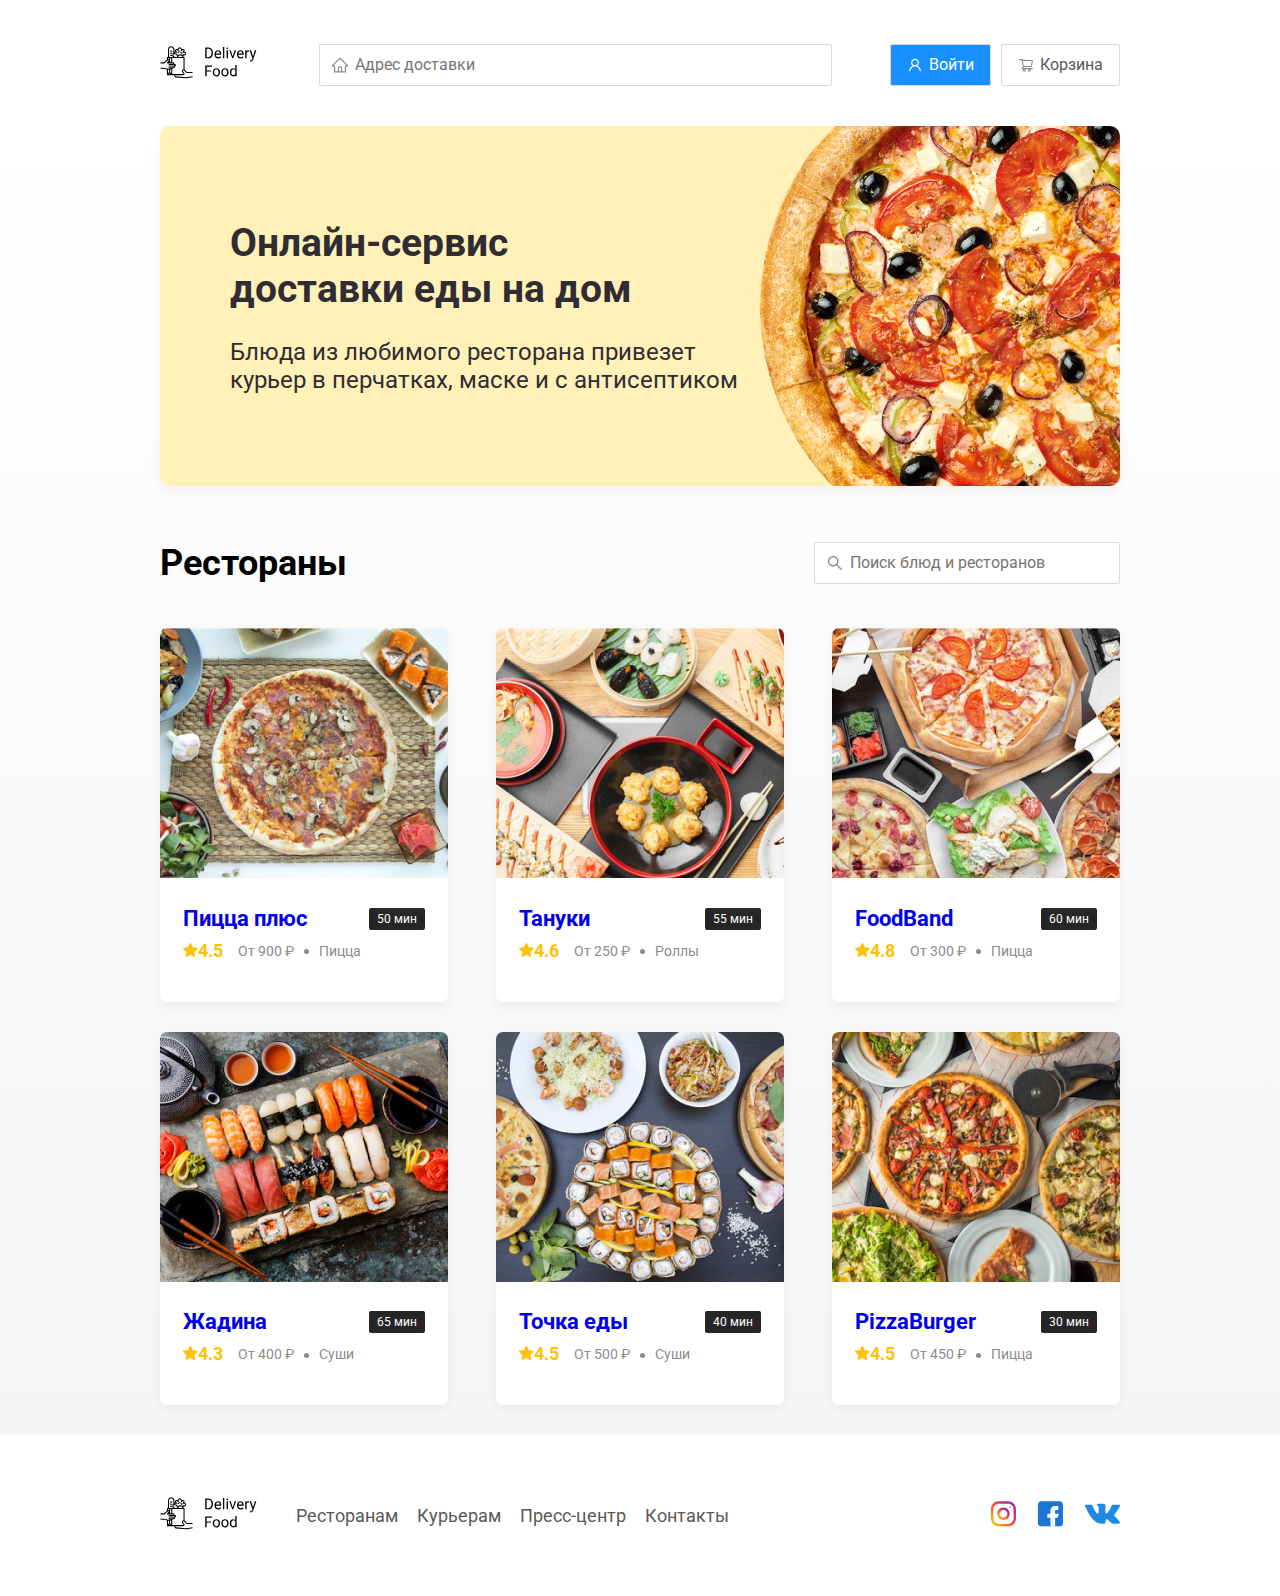
<file: index.html>
<!DOCTYPE html>
<html lang="ru">
<head>
    <meta charset="UTF-8">
    <meta name="viewport" content="width=device-width, initial-scale=1.0">
    <title>Delyvery Food - доставка еды на дом</title>
    <link href="https://fonts.googleapis.com/css2?family=Roboto:wght@400;700&display=swap" rel="stylesheet">
    <link rel="stylesheet" href="css/normalize.css">

    <link rel="stylesheet" href="css/style.css">
</head>
<body>
    <div class="container">
        <header class="header">
            <a href="index.html">
            <img src="img/logo.svg" alt="Logo" class="logo">
            </a>
            <input type="text" class="input input-adress" placeholder="Адрес доставки"> 
            <div class="buttons">
                <button class="button button-primary">
                    <img src="img/user.svg" alt="user" class="button-icon"> 
                   <span class="button-text">Войти</span> 
                </button>
                <button class="button">
                    <img src="img/shopping-cart.svg" alt="cart" class="button-icon"> 
                    <span class="button-text">Корзина</span>
                    </button>
            </div>
        </header>   
    </div>
   <!-- /.container -->

<main class="main">
    <div class="container">
        <section class="promo">
            <h1 class="promo-title">Онлайн-сервис <br>доставки еды на дом</h1>
            <p class="promo-text">Блюда из любимого ресторана привезет курьер в перчатках, маске и с антисептиком
            </p>
        </section>
        <section class="restaurants">
            <div class="section-heading">
              <h2 class="section-title">Рестораны</h2>
                <input type="text" class="input input-search" placeholder="Поиск блюд и ресторанов"/>
            </div>
            <div class="cards">
                <a href="restourant.html" class="card">
                    <img src="img/image.jpg" alt="image" class="card-image">
                    <div class="card-text">
                        <div class="card-heading">
                            <h3 class="card-title">Пицца плюс</h3>
                            <span class="card-tag tag">50 мин</span>
                        </div>
                        <!-- /.card-heading -->
                            <div class="card-info">
                                <div class="rating"><img src="img/Vector.svg" alt="rating" class="rating-star">4.5</div>
                                <div class="price">От 900 ₽</div>
                                <div class="category">Пицца</div>
                            </div>
                            <!-- /.card-info -->
                    </div>
                    <!-- /.card-text -->
                </a>
                <!-- /.card -->

                <a href="restourant.html" class="card">
                    <img src="img/image2.jpg" alt="image" class="card-image">
                    <div class="card-text">
                        <div class="card-heading">
                            <h3 class="card-title">Тануки</h3>
                            <span class="card-tag tag">55 мин</span>
                        </div>
                        <!-- /.card-heading -->
                            <div class="card-info">
                                <div class="rating"><img src="img/Vector.svg" alt="rating" class="rating-star">4.6</div>
                                <div class="price">От 250 ₽</div>
                                <div class="category">Роллы</div>
                            </div>
                            <!-- /.card-info -->
                    </div>
                    <!-- /.card-text -->
                </a>
                <!-- /.card -->


                <a href="restourant.html" class="card">
                    <img src="img/image3.jpg" alt="image" class="card-image">
                    <div class="card-text">
                        <div class="card-heading">
                            <h3 class="card-title">FoodBand</h3>
                            <span class="card-tag tag">60 мин</span>
                        </div>
                        <!-- /.card-heading -->
                            <div class="card-info">
                                <div class="rating"><img src="img/Vector.svg" alt="rating" class="rating-star">4.8</div>
                                <div class="price">От 300 ₽</div>
                                <div class="category">Пицца</div>
                            </div>
                            <!-- /.card-info -->
                    </div>
                    <!-- /.card-text -->
                </a>
                <!-- /.card -->


                <a href="restourant.html" class="card">
                    <img src="img/image4.jpg" alt="image" class="card-image">
                    <div class="card-text">
                        <div class="card-heading">
                            <h3 class="card-title">Жадина</h3>
                            <span class="card-tag tag">65 мин</span>
                        </div>
                        <!-- /.card-heading -->
                            <div class="card-info">
                                <div class="rating"><img src="img/Vector.svg" alt="rating" class="rating-star">4.3</div>
                                <div class="price">От 400 ₽</div>
                                <div class="category">Суши</div>
                            </div>
                            <!-- /.card-info -->
                    </div>
                    <!-- /.card-text -->
                </a>
                <!-- /.card -->


                <a href="restourant.html" class="card">
                    <img src="img/image5.jpg" alt="image" class="card-image">
                    <div class="card-text">
                        <div class="card-heading">
                            <h3 class="card-title">Точка еды</h3>
                            <span class="card-tag tag">40 мин</span>
                        </div>
                        <!-- /.card-heading -->
                            <div class="card-info">
                                <div class="rating"><img src="img/Vector.svg" alt="rating" class="rating-star">4.5</div>
                                <div class="price">От 500 ₽</div>
                                <div class="category">Суши</div>
                            </div>
                            <!-- /.card-info -->
                    </div>
                    <!-- /.card-text -->
                </a>
                <!-- /.card -->


                <a href="restourant.html" class="card">
                    <img src="img/image6.jpg" alt="image" class="card-image">
                    <div class="card-text">
                        <div class="card-heading">
                            <h3 class="card-title">PizzaBurger</h3>
                            <span class="card-tag tag">30 мин</span>
                        </div>
                        <!-- /.card-heading -->
                            <div class="card-info">
                                <div class="rating"><img src="img/Vector.svg" alt="rating" class="rating-star">4.5</div>
                                <div class="price">От 450 ₽</div>
                                <div class="category">Пицца</div>
                            </div>
                            <!-- /.card-info -->
                    </div>
                    <!-- /.card-text -->
                </a>
                <!-- /.card -->

            </div>
            <!-- /.cards -->
        </section>
    </div>
    <!-- /.container -->
</main>

<div class="fouter">
    <div class="container">
     <div class="fouter-block">
        <a href="index.html">
         <img src="img/logo.svg" alt="logo" class="logo fouter-logo">
         </a>
         <nav class="fouter-nav">
             <a href="#" class="fouter-link">Ресторанам</a>
             <a href="#" class="fouter-link">Курьерам</a>
             <a href="#" class="fouter-link">Пресс-центр</a>
             <a href="#" class="fouter-link">Контакты</a>
         </nav>
         <div class="social-links">
             <a href="#" class="social-link"><img src="img/Group 1.svg" alt="instagram"></a>
             <a href="#" class="social-link"><img src="img/Group 2.svg" alt="facebook"></a>
             <a href="#" class="social-link"><img src="img/vk.svg" alt="vk"></a>
         </div>
     </div>   
    </div>
</div>

</body>
</html>
</file>
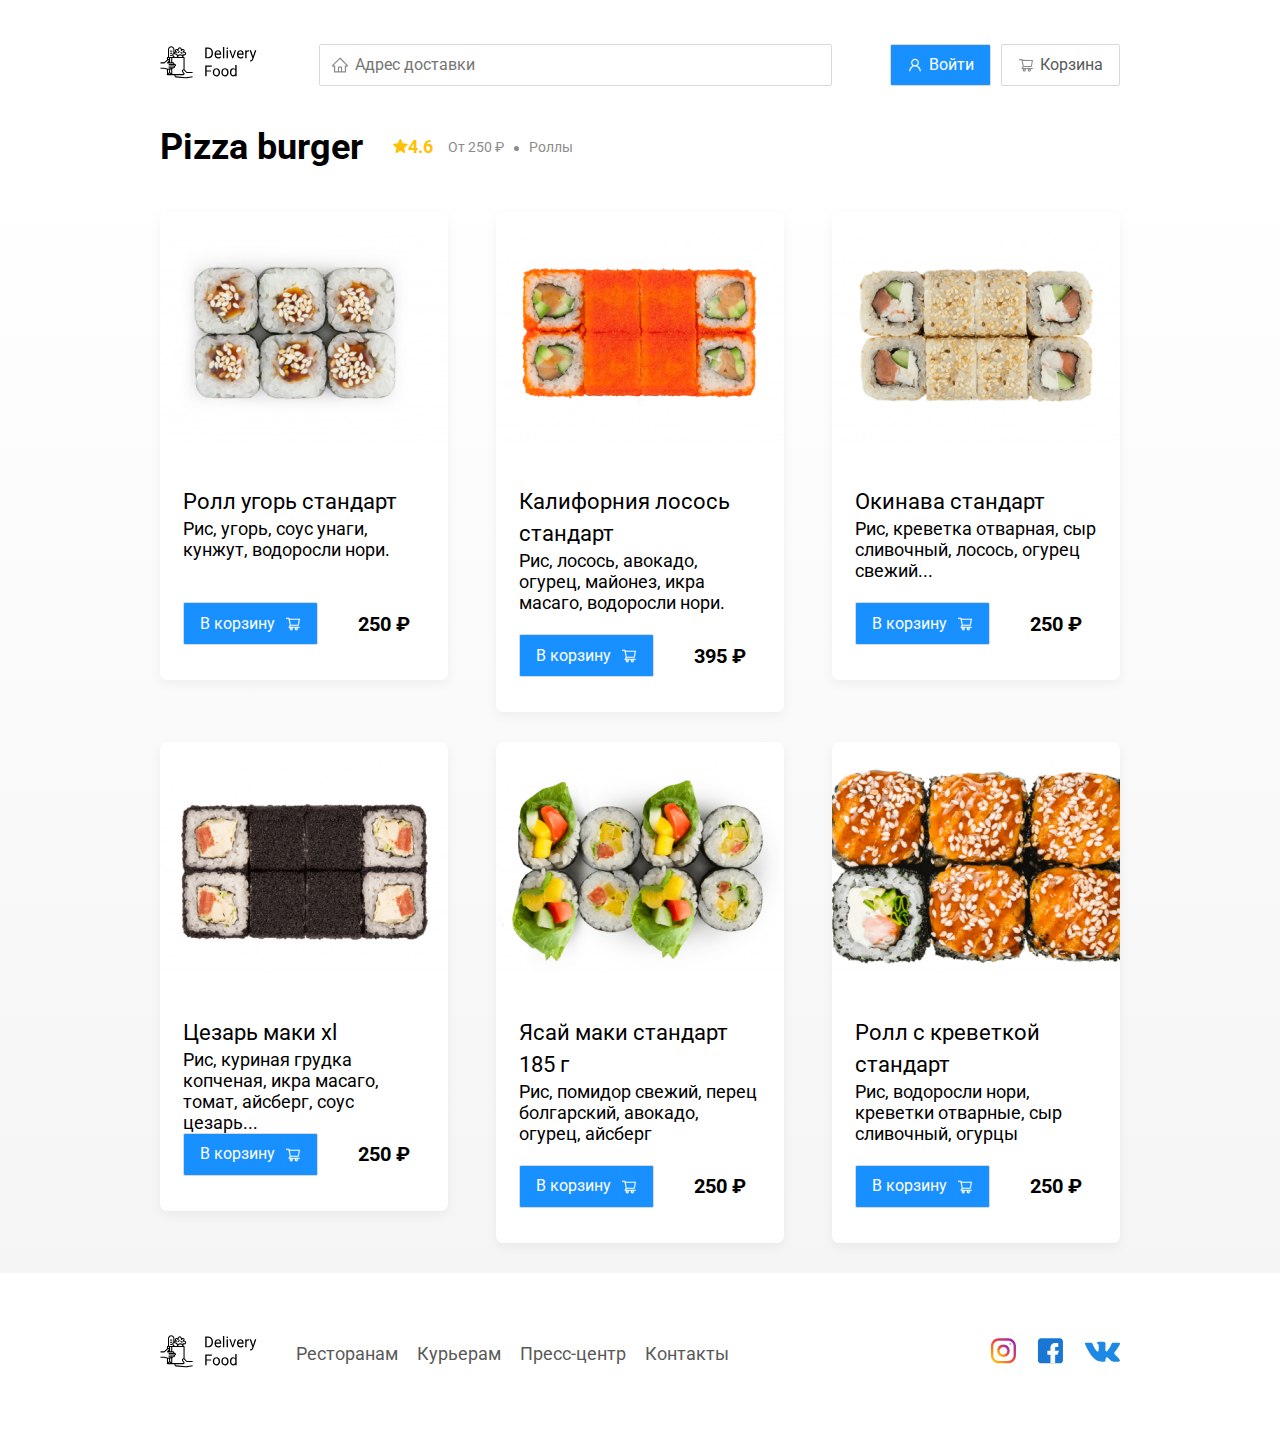
<file: restourant.html>
<!DOCTYPE html>
<html lang="ru">
<head>
    <meta charset="UTF-8">
    <meta name="viewport" content="width=device-width, initial-scale=1.0">
    <title>Pizza burger - доставка еды на дом</title>
    <link href="https://fonts.googleapis.com/css2?family=Roboto:wght@400;700&display=swap" rel="stylesheet">
    <link rel="stylesheet" href="css/normalize.css">
<link rel="stylesheet" href="css/animate.css">
    <link rel="stylesheet" href="css/style.css">
</head>
<body>
    <div class="container">
        <header class="header">
            <a href="index.html" class="logo wow bounce" data-wow-delay="0.2">
            <img src="img/logo.svg" alt="Logo" class="logo">
        </a>
            <input type="text" class="input input-adress" placeholder="Адрес доставки"> 
            <div class="buttons">
                <button class="button button-primary">
                    <img src="img/user.svg" alt="user" class="button-icon"> 
                   <span class="button-text">Войти</span> 
                </button>
                <button class="button" id="cart-button">
                    <img src="img/shopping-cart.svg" alt="cart" class="button-icon"> 
                    <span class="button-text">Корзина</span>
                    </button>
            </div>
        </header>   
    </div>
   <!-- /.container -->

<main class="main">
    <div class="container">
        
        <section class="restaurants">
            <div class="section-heading">
              <h2 class="section-title">Pizza burger</h2> 
              <div class="card-info">
                <div class="rating"><img src="img/Vector.svg" alt="rating" class="rating-star">4.6</div>
                <div class="price">От 250 ₽</div>
                <div class="category">Роллы</div>
            </div>
            </div>
            <div class="cards">
                <div class="card wow fadeInUp" data-wow-delay="0.2s" >
                    <img src="img/1.jpg" alt="image" class="card-image">
                    <div class="card-text">
                        <div class="card-heading">
                            <h3 class="card-title cart-title-reg">Ролл угорь стандарт</h3>
                        </div>
                        <!-- /.card-heading -->
                            <div class="card-info">
                                <div class="ingredients">Рис, угорь, соус унаги, кунжут, водоросли нори.</div>
                            </div>
                            <!-- /.card-info -->
                            <div class="card-buttons">
                                <button class="button button-primary">
                                    <span class="button-card-text">В корзину</span>
                                    <img src="img/icon container.svg" alt="shopping-cart" class="card-button-image">

                                </button>
                                <strong class="card-price-bold">250 ₽</strong>
                            </div>
                    </div>
                    <!-- /.card-text -->
                </div>
                <!-- /.card -->

                <div class="card wow fadeInUp" data-wow-delay="0.4s" >
                    <img src="img/2.jpg" alt="image" class="card-image">
                    <div class="card-text">
                        <div class="card-heading">
                            <h3 class="card-title cart-title-reg">Калифорния лосось стандарт</h3>
                        </div>
                        <!-- /.card-heading -->
                            <div class="card-info">
                                <div class="ingredients">Рис, лосось, авокадо, огурец, майонез, икра масаго, водоросли нори.</div>
                            </div>
                            <!-- /.card-info -->
                            <div class="card-buttons">
                                <button class="button button-primary">
                                    <span class="button-card-text">В корзину</span>
                                    <img src="img/icon container.svg" alt="shopping-cart" class="card-button-image">

                                </button>
                                <strong class="card-price-bold">395 ₽</strong>
                            </div>
                    </div>
                    <!-- /.card-text -->
                </div>
                <!-- /.card -->


                <div class="card wow fadeInUp" data-wow-delay="0.6s" >
                    <img src="img/3.jpg" alt="image" class="card-image">
                    <div class="card-text">
                        <div class="card-heading">
                            <h3 class="card-title cart-title-reg">Окинава стандарт</h3>
                        </div>
                        <!-- /.card-heading -->
                            <div class="card-info">
                                <div class="ingredients"> Рис, креветка отварная, сыр сливочный, лосось, огурец свежий...</div>
                            </div>
                            <!-- /.card-info -->
                            <div class="card-buttons">
                                <button class="button button-primary">
                                    <span class="button-card-text">В корзину</span>
                                    <img src="img/icon container.svg" alt="shopping-cart" class="card-button-image">

                                </button>
                                <strong class="card-price-bold">250 ₽</strong>
                            </div>
                    </div>
                    <!-- /.card-text -->
                </div>
                <!-- /.card -->


                <div class="card wow fadeInUp" data-wow-delay="0.2s" >
                    <img src="img/4.jpg" alt="image" class="card-image">
                    <div class="card-text">
                        <div class="card-heading">
                            <h3 class="card-title cart-title-reg">Цезарь маки хl</h3>
                        </div>
                        <!-- /.card-heading -->
                            <div class="card-info">
                                <div class="ingredients">Рис, куриная грудка копченая, икра масаго, томат, айсберг, соус цезарь...</div>
                            </div>
                            <!-- /.card-info -->
                            <div class="card-buttons">
                                <button class="button button-primary">
                                    <span class="button-card-text">В корзину</span>
                                    <img src="img/icon container.svg" alt="shopping-cart" class="card-button-image">

                                </button>
                                <strong class="card-price-bold">250 ₽</strong>
                            </div>
                    </div>
                    <!-- /.card-text -->
                </div>
                <!-- /.card -->


                <div class="card wow fadeInUp" data-wow-delay="0.4s" >
                    <img src="img/5.jpg" alt="image" class="card-image">
                    <div class="card-text">
                        <div class="card-heading">
                            <h3 class="card-title cart-title-reg">Ясай маки стандарт 185 г</h3>
                        </div>
                        <!-- /.card-heading -->
                            <div class="card-info">
                                <div class="ingredients">Рис, помидор свежий, перец болгарский, авокадо, огурец, айсберг</div>
                            </div>
                            <!-- /.card-info -->
                            <div class="card-buttons">
                                <button class="button button-primary">
                                    <span class="button-card-text">В корзину</span>
                                    <img src="img/icon container.svg" alt="shopping-cart" class="card-button-image">

                                </button>
                                <strong class="card-price-bold">250 ₽</strong>
                            </div>
                    </div>
                    <!-- /.card-text -->
                </div>
                <!-- /.card -->


                <div class="card wow fadeInUp" data-wow-delay="0.6s" >
                    <img src="img/6.jpg" alt="image" class="card-image">
                    <div class="card-text">
                        <div class="card-heading">
                            <h3 class="card-title cart-title-reg">Ролл с креветкой стандарт</h3>
                        </div>
                        <!-- /.card-heading -->
                            <div class="card-info">
                                <div class="ingredients">Рис, водоросли нори, креветки отварные, сыр сливочный, огурцы</div>
                            </div>
                            <!-- /.card-info -->
                            <div class="card-buttons">
                                <button class="button button-primary">
                                    <span class="button-card-text">В корзину</span>
                                    <img src="img/icon container.svg" alt="shopping-cart" class="card-button-image">

                                </button>
                                <strong class="card-price-bold">250 ₽</strong>
                            </div>
                    </div>
                    <!-- /.card-text -->
                </div>
                <!-- /.card -->

            </div>
            <!-- /.cards -->
        </section>
    </div>
    <!-- /.container -->
</main>

<div class="fouter">
    <div class="container">
     <div class="fouter-block">
        <a href="index.html">
         <img src="img/logo.svg" alt="logo" class="logo fouter-logo">
         </a>
         <nav class="fouter-nav">
             <a href="#" class="fouter-link">Ресторанам</a>
             <a href="#" class="fouter-link">Курьерам</a>
             <a href="#" class="fouter-link">Пресс-центр</a>
             <a href="#" class="fouter-link">Контакты</a>
         </nav>
         <div class="social-links">
             <a href="#" class="social-link"><img src="img/Group 1.svg" alt="instagram"></a>
             <a href="#" class="social-link"><img src="img/Group 2.svg" alt="facebook"></a>
             <a href="#" class="social-link"><img src="img/vk.svg" alt="vk"></a>
         </div>
     </div>   
    </div>
</div>
<div class="modal">
    <div class="modal-dialog">
        <div class="modal-header">
            <h3 class="modal-title">Корзина</h3>
            <button class="close">&times;</button>
        </div>
        <div class="modal-body">
<div class="food-row">
    <span class="food-name">Ролл угорь стандарт</span>
    <strong class="food-price">250 ₽</strong>
    <div class="food-counter">
        <button class="counter-button">-</button>
<span class="counter">1</span>
        <button class="counter-button">+</button>

    </div>
</div>
<div class="food-row">
    <span class="food-name">Ролл угорь стандарт</span> 
    <strong class="food-price">250 ₽</strong>
    <div class="food-counter">
        <button class="counter-button">-</button>
<span class="counter">1</span>
        <button class="counter-button">+</button>

    </div>
</div>
<div class="food-row">
    <span class="food-name">Ролл угорь стандарт</span>
    <strong class="food-price">250 ₽</strong>
    <div class="food-counter">
        <button class="counter-button">-</button>
<span class="counter">1</span>
        <button class="counter-button">+</button>

    </div>
</div>
<div class="food-row">
    <span class="food-name">Ролл угорь стандарт</span>
    <strong class="food-price">250 ₽</strong>
    <div class="food-counter">
        <button class="counter-button">-</button>
<span class="counter">1</span>
        <button class="counter-button">+</button>

    </div>
</div>

<!-- /.foods-row -->
        </div>
        <div class="modal-footer">
            <span class="modal-pricetag">1250 ₽</span>
            <div class="footer-buttons">
                <button class="button button-primary">Оформить заказ</button>
                <button class="button">Отмена</button>

            </div>
        </div>
    </div>
</div>
<script src="js/wow.min.js"></script>
<script src="js/main.js"></script>

</body>
</html>
</file>
<file: css/style.css>
* {
box-sizing: border-box;
}

body {
font-family: 'Roboto', sans-serif;
padding-top: 44px;
}

.container {
max-width: 1200px;
margin: auto;
}
.header {
display: flex;
align-items: center;
justify-content: space-between;
margin-bottom: 40px;
}

.input { 
background: #FFFFFF;
border: 1px solid #D9D9D9;
border-radius: 2px;
font-size: 16px;
line-height: 24px;
padding: 8px;
padding-left: 35px;
background-repeat: no-repeat;
background-position: left 11px center; 
}

.input-adress {
flex: 0.8;
background-image: url(../img/home.svg);

}

.input-search {
    width: 306px;
    background-image: url(../img/search.svg);
    margin-left: auto;
}

.buttons {
display: flex;
align-items: center;


}
.button {
    display: flex;
    align-items: center;
padding: 8px 16px;
background: #FFFFFF;
border: 1px solid #D9D9D9;
box-sizing: border-box;
box-shadow: 0px 0px 2px rgba(0, 0, 0, 0.0015);
border-radius: 2px;
color: #595959;
font-size: 16px;
line-height: 24px;
}

.button-primary {
    background: #1890FF;
    border: 1px solid #D9D9D9;
    color: #fff;
    margin-right: 10px;
}

.button-card-text {
    margin-right: 10px;
}

.button-icon {
    margin-right: 6px;
    vertical-align: middle;
}

.button-text {
vertical-align: middle;
}


.promo {
    box-shadow: 0px 7px 12px rgba(158, 158, 163, 0.1);
    background: #FFF1B8 url(../img/promo-image.png) no-repeat top 50px right -100px / 800px;
border-radius: 10px;
padding: 68px 70px;
margin-bottom: 56px;
}

.promo-title {
font-style: normal;
font-weight: bold;
font-size: 39px;
line-height: 46px;
color: #302C34;
}

.promo-text {
max-width: 538px;
font-style: normal;
font-weight: normal;
font-size: 24px;
line-height: 28px;
color: #302C34;
}


.section-heading {
display: flex;
align-items: center;
margin-bottom: 44px;
}

.section-title {
font-style: normal;
font-weight: bold;
font-size: 36px;
line-height: 42px;
color: #000000;
margin: 0;
margin-right: 30px;
}

.cards {
    display: flex;
    align-items: flex-start;
    flex-wrap: wrap;
    justify-content: space-between;
}

.card{
    background: #FFFFFF;
box-shadow: 0px 4px 12px rgba(0, 0, 0, 0.05);
border-radius: 7px;
overflow: hidden;
margin-bottom: 30px;
flex-basis: 30%;
text-decoration: none;
}

.card-image {
width: 100%;
height: 250px;
object-fit: none;
}

.card-text {
    padding-top: 20px;
    padding-bottom: 35px;
    padding-left: 23px;
    padding-right: 23px;
}

.card-heading {
    display: flex;
    align-items: center;
    justify-content: space-between;
}

.card-title {
margin: 0;
font-style: normal;
font-weight: bold;
font-size: 22px;
line-height: 32px;
}

.cart-title-reg {
    font-weight: 400;
}

.card-tag { 
    font-style: normal;
    font-weight: normal;
    font-size: 12px;
    line-height: 20px;
    color: #FFFFFF;
    background: #262626;
border-radius: 2px;
padding: 1px 8px;
}

.card-info {
display: flex;
align-items: center;
flex-wrap: wrap;
}
.card-buttons {
    display: flex;
    align-items: center;
    margin-top: 24px;
}
.card-price-bold {
    font-weight: bold;
    font-size: 20px;
    line-height: 32px;
    margin-left: 30px;
}

.rating {
margin-right: 26px;
color: #FFC107;
font-style: normal;
font-weight: bold;
font-size: 18px;
line-height: 32px;
}

.price, .category {
color: #8C8C8C;
font-style: normal;
font-weight: normal;
font-size: 18px;
line-height: 32px;
}

.price {
    margin-right: 10px;
}

.category {
    text-overflow: ellipsis;
    overflow: hidden;
    white-space: nowrap;
    max-width: 150px;
}

.ingredients {
    font-size: 18px;
    line-height: 21px;   
    height: 60px; 
}

.price:after {
    content: "";
    width: 5px;
    height: 5px;
    background-color: #8C8C8C;
    display: inline-block;
    vertical-align: middle;
    border-radius: 50%;
    margin-left: 10px;
}

.main {
background: linear-gradient(180deg, rgba(245, 245, 245, 0) 1.04%, #F5F5F5 100%);
}

.fouter {
padding: 60px 0;
}

.fouter-block {
    display: flex;
    align-items: center;
    justify-content: space-between;
}

.fouter-nav {
    margin-left: 35px;
    margin-right: auto;
}

.fouter-link {
display: inline-block;
color: #595959;
text-decoration: none;
font-style: normal;
font-weight: normal;
font-size: 18px;
line-height: 21px;
}

.fouter-link:not(:last-child){
    margin-right: 15px;
}

.social-links {
    display: flex;
    align-items: center;
}

.social-link:not(:last-child){
    margin-right: 21px;
}

.modal{
    display: none;
    position: fixed;
    left: 0;
    top: 0;
    width: 100%;
    height: 100%;
    background: rgba(0, 0, 0, 0.4);
}
.is-open{
    display: flex;
}
.modal-dialog{
    margin: auto;
    max-width: 780px;
    width: 95%;
background: #FFFFFF;
border-radius: 5px;
padding: 40px 45px;
}
.modal-title{
    margin: 0;
    font-style: normal;
font-weight: bold;
font-size: 36px;
line-height: 42px;
}
.modal-header{
    display: flex;
    align-items: center;
    justify-content: space-between;
    margin-bottom: 45px;
}

.close{
    font-size: 36px;
    border: none;
    background-color: transparent;
}

.food-row{
display: flex;
align-items: flex-start;
justify-content: space-between;
padding-bottom: 8px;
border-bottom: 1px solid #D9D9D9;
margin-bottom: 15px;
}

.food-price{
    margin-left: auto;
    margin-right: 47px;
    font-weight: bold;
    font-size: 20px;
line-height: 32px;
}
.food-name{
font-style: normal;
font-weight: normal;
font-size: 18px;
line-height: 32px;
}

.food-counter{
    display: flex;
    align-items: center;
}

.counter-button{
    display: flex;
    align-items: center;
    justify-content: center;
    width: 39px;
height: 32px;
background: #FFFFFF;
border: 1px solid #40A9FF;
box-sizing: border-box;
border-radius: 2px;
font-weight: normal;
font-size: 14px;
line-height: 22px;
color: #40A9Ff;
}

.counter {
    font-size: 24px;
    line-height: 24px;
    margin-left: 10px;
    margin-right: 10px;
}

.modal-footer{
    display: flex;
    align-items: center;
    justify-content: space-between;
}
.footer-buttons{
    display: flex;
    align-items: center;
}
.modal-body{
    margin-bottom: 52px;
}
.modal-pricetag{
background: #262626;
border-radius: 5px;
color: #fff;
padding: 15px 20px;
}

@media (max-width: 1366px) {
    .container {
        max-width: 960px;
    }
    .promo {
        background-position: center right -300px;
    }
    .rating {
        margin-right: 15px;
    }
.category, .price {
    font-size: 14px;
}
}

@media (max-width: 992px) {
    .container {
        max-width: 750px;
    }
    .promo {
        padding: 50px;
        background-size: 500px;
        background-position: center right -200px;
    }
    .promo-text {
        font-style: 16px;
        max-width: 400px;
    }
    .card {
        flex-basis: 49%;
    }
    .fouter-link {
        font-size: 16px;
    }
}

@media (max-width: 768px) {
    .container {
        max-width: 560px;
    }
    .card .rating {
        flex-basis: 100%;
    }
    .card-title {
        font-size: 18px;
    }
    .promo-text {
        margin-top: 0;
    }
    .promo {
        background-size: 400px;
        background-position: bottom 50px right -200px;
    }
    .promo-title {
        font-size: 24px;
        line-height: 1.4;
    }
}

@media (max-width: 578px) {
.container {
    width: 90%;
}    
.header {
    flex-wrap: wrap;
}
.input-adress {
    flex: 1;
margin-top: 15px;
order: 5;
}
.promo {
    background-image: none;
}
.promo-title {
    margin-bottom: 10px;
}
.section-title {
    font-style: 20px;
}
.card {
    flex-basis: 100%;
}
.card-image {
    width: 100%;
}
.fouter-nav {
    margin-left: 0;
    margin-right: 0;
    order: 0;
    display: flex;
    flex-direction: column;
}
.fouter-logo {
    margin-right: 15px;
    order: 1;
}
.social-links {
    order: 2;
}
.fouter {
    padding: 30px 0;
}
.section-title {
font-size: 25px;
}
}

@media (max-width: 480px) {
    .button-icon {
        margin-right: 0;
    }
   .button {
       min-height: 40px;
   }
    .button-text {
        display: none;
    }
    .promo {
        padding: 20px;
    }
    .section-heading {
        flex-wrap: wrap;
    }
    .fouter-logo {
        order: 0;
        margin-bottom: 20px;
    }
    .fouter-block {
        flex-wrap: wrap;
        flex-direction: column;
        align-items: center;
    }
    .fouter-nav {
        margin-bottom: 20px;
        text-align: center;
    }
    .fouter-link:not(:last-child) {
        margin-right: 0;
    }
}
</file>
